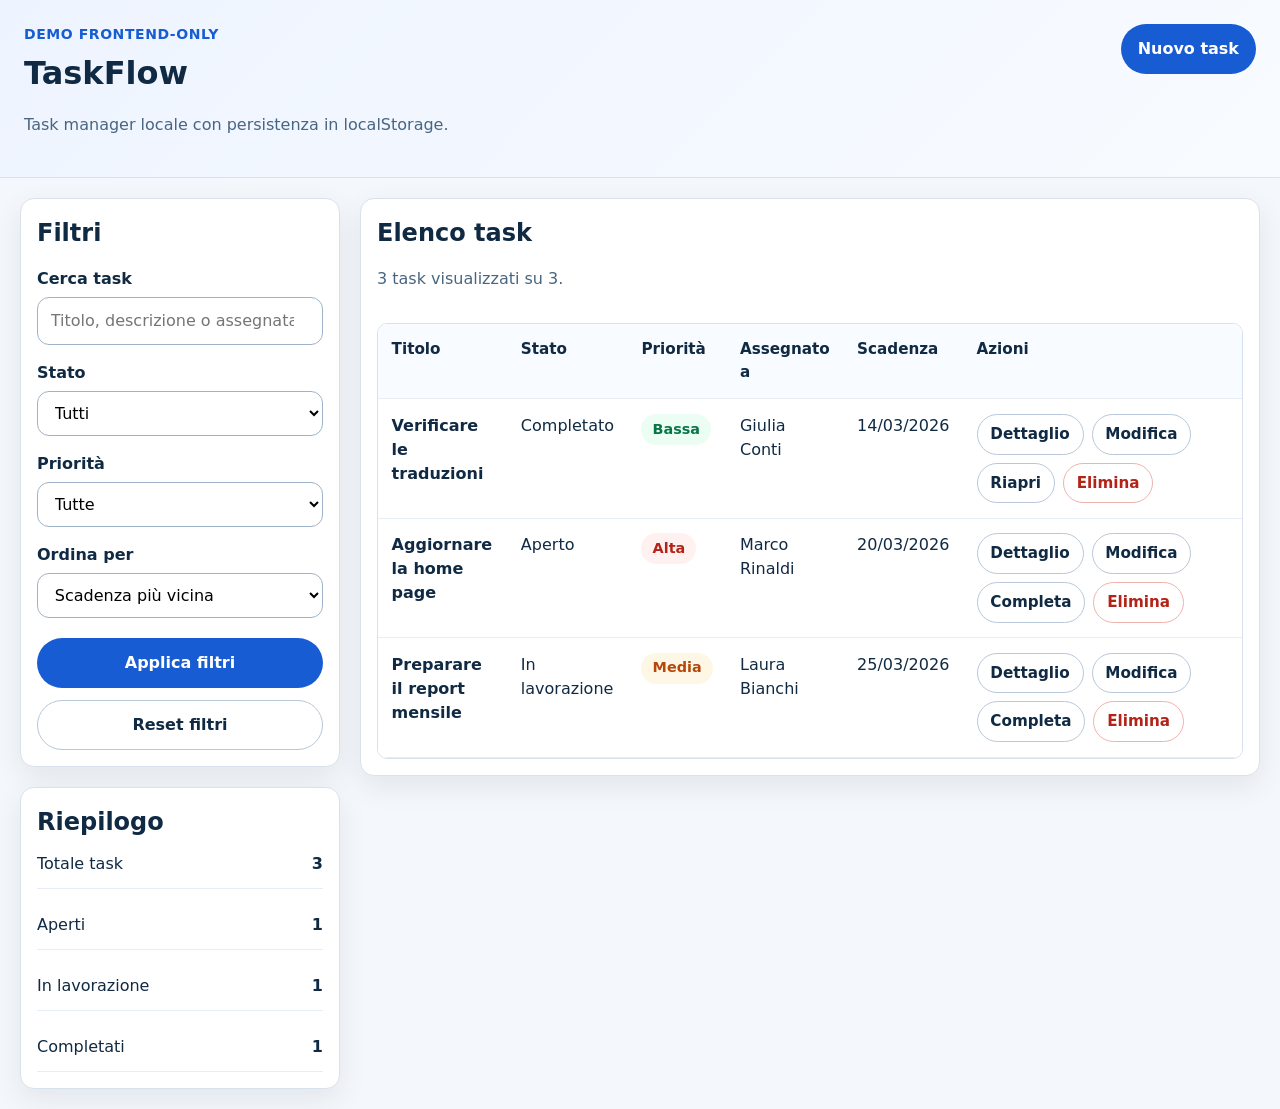
<file: index.html>
<!DOCTYPE html>
<html lang="it">
<head>
  <meta charset="UTF-8">
  <meta name="viewport" content="width=device-width, initial-scale=1.0">
  <title>TaskFlow - Task Manager</title>
  <meta name="description" content="Task manager frontend-only accessibile con persistenza locale.">
  <link rel="stylesheet" href="styles.css">
</head>
<body>
  <a class="skip-link" href="#main-content">Salta al contenuto principale</a>

  <header class="site-header">
    <div>
      <p class="eyebrow">Demo frontend-only</p>
      <h1>TaskFlow</h1>
      <p class="subtitle">Task manager locale con persistenza in localStorage.</p>
    </div>
    <div class="header-actions">
      <button id="open-create-task" class="button button-primary" type="button">Nuovo task</button>
    </div>
  </header>

  <div class="app-shell">
    <aside class="sidebar" aria-labelledby="filters-title">
      <section class="panel">
        <h2 id="filters-title">Filtri</h2>
        <form id="filters-form" novalidate>
          <div class="field">
            <label for="search-input">Cerca task</label>
            <input id="search-input" name="search" type="search" placeholder="Titolo, descrizione o assegnatario">
          </div>

          <div class="field">
            <label for="status-filter">Stato</label>
            <select id="status-filter" name="status">
              <option value="all">Tutti</option>
              <option value="open">Aperti</option>
              <option value="in-progress">In lavorazione</option>
              <option value="completed">Completati</option>
            </select>
          </div>

          <div class="field">
            <label for="priority-filter">Priorità</label>
            <select id="priority-filter" name="priority">
              <option value="all">Tutte</option>
              <option value="high">Alta</option>
              <option value="medium">Media</option>
              <option value="low">Bassa</option>
            </select>
          </div>

          <div class="field">
            <label for="sort-by">Ordina per</label>
            <select id="sort-by" name="sortBy">
              <option value="dueDateAsc">Scadenza più vicina</option>
              <option value="dueDateDesc">Scadenza più lontana</option>
              <option value="priorityDesc">Priorità decrescente</option>
              <option value="titleAsc">Titolo A-Z</option>
            </select>
          </div>

          <div class="actions-inline actions-stretch">
            <button class="button button-primary" type="submit">Applica filtri</button>
            <button class="button button-secondary" type="button" id="reset-filters">Reset filtri</button>
          </div>
        </form>
      </section>

      <section class="panel" aria-labelledby="stats-title">
        <h2 id="stats-title">Riepilogo</h2>
        <dl class="stats-list" id="stats-list">
          <div>
            <dt>Totale task</dt>
            <dd id="stat-total">0</dd>
          </div>
          <div>
            <dt>Aperti</dt>
            <dd id="stat-open">0</dd>
          </div>
          <div>
            <dt>In lavorazione</dt>
            <dd id="stat-in-progress">0</dd>
          </div>
          <div>
            <dt>Completati</dt>
            <dd id="stat-completed">0</dd>
          </div>
        </dl>
      </section>
    </aside>

    <main id="main-content" class="content-grid single-column">
      <section class="panel panel-large" aria-labelledby="tasks-title">
        <div class="section-header">
          <div>
            <h2 id="tasks-title">Elenco task</h2>
            <p id="results-summary" class="muted">0 task visualizzati.</p>
          </div>
        </div>

        <div class="table-wrapper">
          <table class="tasks-table" aria-describedby="results-summary">
            <caption class="visually-hidden">Elenco dei task con stato, priorità, assegnazione, scadenza e azioni disponibili</caption>
            <thead>
              <tr>
                <th scope="col">Titolo</th>
                <th scope="col">Stato</th>
                <th scope="col">Priorità</th>
                <th scope="col">Assegnato a</th>
                <th scope="col">Scadenza</th>
                <th scope="col">Azioni</th>
              </tr>
            </thead>
            <tbody id="task-table-body"></tbody>
          </table>
        </div>

        <div id="empty-state" class="empty-state" hidden>
          <h3>Nessun task trovato</h3>
          <p>Prova a modificare i filtri oppure crea un nuovo task.</p>
        </div>
      </section>
    </main>
  </div>

  <div id="form-overlay" class="overlay" hidden></div>
  <section id="task-form-panel" class="drawer" role="dialog" aria-modal="true" aria-labelledby="form-title" aria-hidden="true" hidden>
    <div class="drawer-header">
      <div>
        <p class="eyebrow">Gestione task</p>
        <h2 id="form-title">Nuovo task</h2>
      </div>
      <button id="close-form" class="icon-button" type="button" aria-label="Chiudi il pannello del form">×</button>
    </div>

    <form id="task-form" novalidate>
      <input type="hidden" id="task-id" name="taskId">

      <div class="field">
        <label for="task-title">Titolo</label>
        <input id="task-title" name="title" type="text" maxlength="80" required>
        <p class="field-hint">Inserisci un titolo sintetico e descrittivo.</p>
      </div>

      <div class="field">
        <label for="task-description">Descrizione</label>
        <textarea id="task-description" name="description" rows="5"></textarea>
      </div>

      <div class="field-grid">
        <div class="field">
          <label for="task-status">Stato</label>
          <select id="task-status" name="status" required>
            <option value="open">Aperto</option>
            <option value="in-progress">In lavorazione</option>
            <option value="completed">Completato</option>
          </select>
        </div>

        <div class="field">
          <label for="task-priority">Priorità</label>
          <select id="task-priority" name="priority" required>
            <option value="high">Alta</option>
            <option value="medium">Media</option>
            <option value="low">Bassa</option>
          </select>
        </div>
      </div>

      <div class="field-grid">
        <div class="field">
          <label for="task-assignee">Assegnato a</label>
          <input id="task-assignee" name="assignee" type="text" maxlength="60">
        </div>

        <div class="field">
          <label for="task-due-date">Data di scadenza</label>
          <input id="task-due-date" name="dueDate" type="date" required>
        </div>
      </div>

      <div class="actions-inline actions-stretch">
        <button class="button button-primary" type="submit">Salva task</button>
        <button class="button button-secondary" type="button" id="cancel-form">Annulla</button>
      </div>
    </form>
  </section>

  <div id="detail-overlay" class="overlay" hidden></div>
  <section id="detail-dialog" class="dialog" role="dialog" aria-modal="true" aria-labelledby="detail-title" aria-describedby="detail-content" aria-hidden="true" hidden>
    <div class="drawer-header">
      <div>
        <p class="eyebrow">Dettaglio task</p>
        <h2 id="detail-title">Dettaglio</h2>
      </div>
      <button id="close-detail" class="icon-button" type="button" aria-label="Chiudi il dettaglio task">×</button>
    </div>
    <div id="detail-content" class="task-detail"></div>
  </section>


  <div id="confirm-overlay" class="overlay" hidden></div>
  <section id="confirm-dialog" class="dialog dialog-compact" role="alertdialog" aria-modal="true" aria-labelledby="confirm-title" aria-describedby="confirm-message" aria-hidden="true" hidden>
    <div class="drawer-header">
      <div>
        <p class="eyebrow">Conferma azione</p>
        <h2 id="confirm-title">Conferma</h2>
      </div>
      <button id="close-confirm" class="icon-button" type="button" aria-label="Chiudi la finestra di conferma">×</button>
    </div>
    <div class="task-detail">
      <p id="confirm-message"></p>
    </div>
    <div class="actions-inline">
      <button id="confirm-cancel" class="button button-secondary" type="button">Annulla</button>
      <button id="confirm-accept" class="button button-danger" type="button">Conferma</button>
    </div>
  </section>

  <div id="feedback-overlay" class="overlay" hidden></div>
  <section id="feedback-dialog" class="dialog dialog-compact" role="alertdialog" aria-modal="true" aria-labelledby="feedback-title" aria-describedby="feedback-message" aria-hidden="true" hidden>
    <div class="drawer-header">
      <div>
        <p class="eyebrow">Messaggio</p>
        <h2 id="feedback-title">Operazione completata</h2>
      </div>
      <button id="close-feedback" class="icon-button" type="button" aria-label="Chiudi il messaggio">×</button>
    </div>
    <div class="task-detail">
      <p id="feedback-message"></p>
    </div>
    <div class="actions-inline">
      <button id="feedback-accept" class="button button-primary" type="button">OK</button>
    </div>
  </section>

  <div id="live-region" class="visually-hidden" aria-live="polite" aria-atomic="true"></div>

  <template id="task-row-template">
    <tr>
      <th scope="row" class="task-row-title"></th>
      <td class="task-row-status"></td>
      <td class="task-row-priority"></td>
      <td class="task-row-assignee"></td>
      <td class="task-row-due-date"></td>
      <td>
        <div class="row-actions">
          <button class="button button-secondary button-small action-view" type="button">Dettaglio</button>
          <button class="button button-secondary button-small action-edit" type="button">Modifica</button>
          <button class="button button-secondary button-small action-toggle" type="button"></button>
          <button class="button button-danger button-small action-delete" type="button">Elimina</button>
        </div>
      </td>
    </tr>
  </template>

  <script src="app.js"></script>
</body>
</html>
</file>
<file: styles.css>
:root {
  --bg: #f4f7fb;
  --panel: #ffffff;
  --panel-border: #d9e2ec;
  --text: #102a43;
  --muted: #486581;
  --accent: #175cd3;
  --accent-dark: #0f4fb8;
  --danger: #b42318;
  --success: #067647;
  --warning: #b54708;
  --shadow: 0 10px 30px rgba(16, 42, 67, 0.08);
  --radius: 14px;
  --radius-small: 10px;
  --focus: 3px solid #7cc4fa;
}

* { box-sizing: border-box; }
html { font-size: 16px; }
body {
  margin: 0;
  font-family: system-ui, -apple-system, BlinkMacSystemFont, "Segoe UI", sans-serif;
  line-height: 1.5;
  color: var(--text);
  background: var(--bg);
}
button, input, select, textarea { font: inherit; }
button { cursor: pointer; }
a { color: inherit; }

.skip-link {
  position: absolute;
  left: 1rem;
  top: -3rem;
  background: #000;
  color: #fff;
  padding: 0.75rem 1rem;
  border-radius: 0.5rem;
  z-index: 1000;
}
.skip-link:focus { top: 1rem; }
:focus-visible { outline: var(--focus); outline-offset: 2px; }

.site-header {
  display: flex;
  justify-content: space-between;
  align-items: flex-start;
  gap: 1rem;
  padding: 1.5rem;
  background: linear-gradient(135deg, #eef4ff 0%, #f8fbff 100%);
  border-bottom: 1px solid var(--panel-border);
}
.site-header h1, .panel h2, .empty-state h3, .task-detail h3 { margin: 0; }
.subtitle, .muted, .field-hint, .task-description { color: var(--muted); }
.eyebrow {
  margin: 0 0 0.25rem;
  font-size: 0.875rem;
  font-weight: 700;
  color: var(--accent);
  text-transform: uppercase;
  letter-spacing: 0.04em;
}

.app-shell {
  display: grid;
  grid-template-columns: minmax(260px, 320px) 1fr;
  gap: 1.25rem;
  padding: 1.25rem;
}
.sidebar, .content-grid { display: grid; gap: 1.25rem; }
.single-column { grid-template-columns: 1fr; align-items: start; }

.panel {
  background: var(--panel);
  border: 1px solid var(--panel-border);
  border-radius: var(--radius);
  padding: 1rem;
  box-shadow: var(--shadow);
}
.panel-large { min-height: 60vh; }
.section-header {
  display: flex;
  justify-content: space-between;
  align-items: start;
  gap: 1rem;
  margin-bottom: 1rem;
}
.field, .field-grid { margin-top: 1rem; }
.field label {
  display: block;
  font-weight: 600;
  margin-bottom: 0.35rem;
}
.field input, .field select, .field textarea {
  width: 100%;
  padding: 0.7rem 0.8rem;
  border: 1px solid #9fb3c8;
  border-radius: 0.75rem;
  background: #fff;
}
.field-grid {
  display: grid;
  grid-template-columns: repeat(2, minmax(0, 1fr));
  gap: 1rem;
}
.field-hint { margin: 0.35rem 0 0; font-size: 0.9rem; }

.actions-inline {
  display: flex;
  gap: 0.75rem;
  margin-top: 1.25rem;
  flex-wrap: wrap;
}
.actions-stretch > * { flex: 1 1 180px; }

.button {
  border: 1px solid transparent;
  border-radius: 999px;
  padding: 0.75rem 1rem;
  font-weight: 600;
  background: #e9eef5;
  color: var(--text);
}
.button:hover { filter: brightness(0.98); }
.button-primary { background: var(--accent); color: #fff; }
.button-primary:hover { background: var(--accent-dark); }
.button-secondary { border-color: #b8c7d9; background: #fff; }
.button-danger { background: #fff; color: var(--danger); border-color: #efb3ae; }
.button-small { padding: 0.5rem 0.8rem; font-size: 0.95rem; }
.icon-button {
  border: 1px solid #b8c7d9;
  border-radius: 999px;
  background: #fff;
  width: 2.5rem;
  height: 2.5rem;
  font-size: 1.5rem;
  line-height: 1;
}

.stats-list { display: grid; gap: 0.75rem; margin: 0; }
.stats-list div {
  display: flex;
  justify-content: space-between;
  align-items: center;
  gap: 1rem;
  padding: 0.75rem 0;
  border-bottom: 1px solid #e6edf5;
}
.stats-list dt, .stats-list dd { margin: 0; }
.stats-list dd { font-weight: 700; }

.table-wrapper {
  overflow-x: auto;
  border: 1px solid #d9e2ec;
  border-radius: var(--radius-small);
}
.tasks-table {
  width: 100%;
  border-collapse: collapse;
  background: #fff;
}
.tasks-table th, .tasks-table td {
  padding: 0.9rem 0.85rem;
  border-bottom: 1px solid #e6edf5;
  vertical-align: top;
  text-align: left;
}
.tasks-table thead th {
  background: #f8fbff;
  font-size: 0.95rem;
}
.tasks-table tbody th { font-weight: 700; }
.tasks-table tbody tr:hover { background: #fbfdff; }

.row-actions {
  display: flex;
  flex-wrap: wrap;
  gap: 0.5rem;
  min-width: 250px;
}

.badge {
  display: inline-flex;
  align-items: center;
  border-radius: 999px;
  padding: 0.3rem 0.7rem;
  font-size: 0.9rem;
  font-weight: 600;
}
.badge-high { background: #fff1f0; color: var(--danger); }
.badge-medium { background: #fff7e6; color: var(--warning); }
.badge-low { background: #ecfdf3; color: var(--success); }
.badge-status { margin-bottom: 1rem; }

.empty-state {
  margin-top: 1rem;
  text-align: center;
  padding: 2rem 1rem;
  border: 2px dashed #c8d5e3;
  border-radius: var(--radius-small);
  background: #fafcff;
}

.task-detail > :first-child { margin-top: 0; }
.task-detail dl { margin: 1rem 0 0; }
.task-detail dt { font-weight: 700; margin-top: 0.75rem; }
.task-detail dd { margin: 0.2rem 0 0; color: var(--muted); }

.overlay {
  position: fixed;
  inset: 0;
  background: rgba(15, 23, 42, 0.45);
}

.drawer,
.dialog {
  position: fixed;
  top: 50%;
  left: 50%;
  transform: translate(-50%, -50%);
  width: min(100% - 2rem, 720px);
  max-height: calc(100vh - 2rem);
  overflow: auto;
  background: var(--panel);
  border: 1px solid var(--panel-border);
  border-radius: var(--radius);
  box-shadow: 0 20px 40px rgba(15, 23, 42, 0.2);
  padding: 1.25rem;
  z-index: 10;
}
.drawer-header {
  display: flex;
  justify-content: space-between;
  gap: 1rem;
}

.visually-hidden {
  position: absolute;
  width: 1px;
  height: 1px;
  padding: 0;
  margin: -1px;
  overflow: hidden;
  clip: rect(0, 0, 0, 0);
  white-space: nowrap;
  border: 0;
}

@media (max-width: 980px) {
  .app-shell { grid-template-columns: 1fr; }
}

@media (max-width: 720px) {
  .site-header, .drawer-header { flex-direction: column; align-items: stretch; }
  .field-grid { grid-template-columns: 1fr; }
  .drawer, .dialog {
    top: 1rem;
    left: 1rem;
    right: 1rem;
    bottom: 1rem;
    transform: none;
    width: auto;
    max-height: none;
  }
}


.dialog-compact {
  top: 50%;
  right: auto;
  left: 50%;
  bottom: auto;
  width: min(32rem, calc(100vw - 2rem));
  max-height: calc(100vh - 2rem);
  transform: translate(-50%, -50%);
  border-radius: var(--radius);
}

.dialog-compact .drawer-header {
  margin-bottom: 0.5rem;
}

.dialog-compact .actions-inline {
  margin-top: 1rem;
  justify-content: flex-end;
}

.dialog-compact .task-detail p {
  margin: 0;
}
</file>
